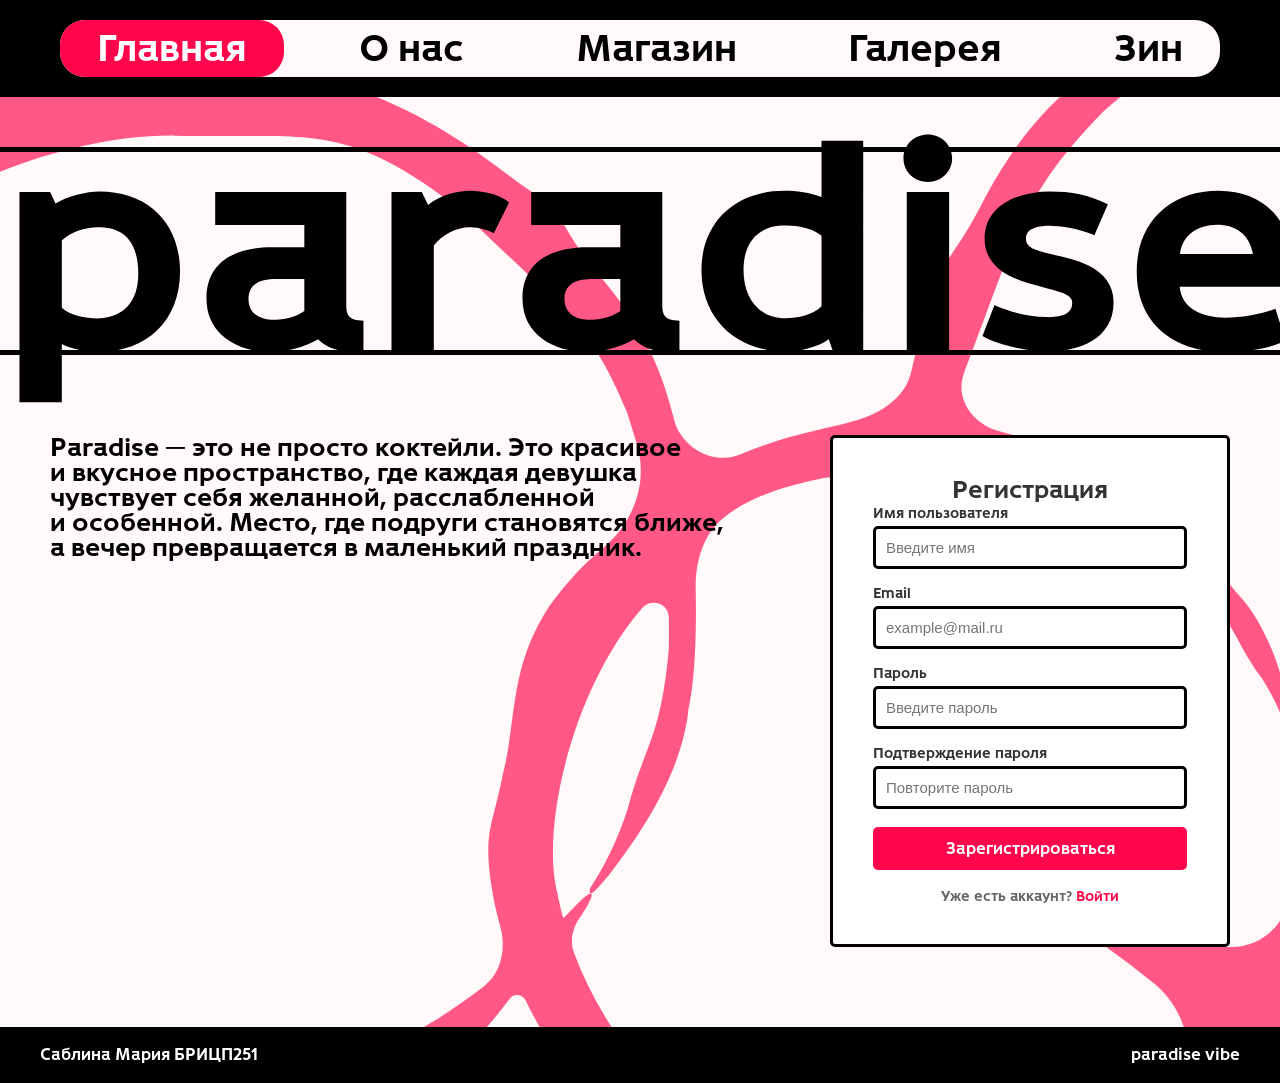
<file: index.html>
<!DOCTYPE html>
<html lang="en">
<head>
    <meta charset="UTF-8">
    <meta name="viewport" content="width=device-width, initial-scale=1.0">
    <title>Paradise</title>
    <link rel="stylesheet" href="styles/style.css"/>
    <script src="scripts/main.js" defer></script>
    <link rel="icon" type="image/png" href="favicon.ico">
</head>
<body>
    <div class="header-nav">
        <div class="navigation" id="mainNav">
            <button class="burger-btn" id="burgerToggle" aria-label="Меню">
                <span></span>
                <span></span>
                <span></span>
            </button>
            <div class="nav-block active">
                <a href="index.html">Главная</a>
            </div>
            <div class="nav-block">
                <a href="info.html">О нас</a>
            </div>
            <div class="nav-block">
                <a href="shop.html">Магазин</a>
            </div>
            <div class="nav-block">
                <a href="gallery.html">Галерея</a>
            </div>
            <div class="nav-block">
                <a href="book.html">Зин</a>
            </div>
        </div>
    </div>
    <div class="hero-section">
        <div class="horizontal-lines hero-title">
            <p class="main-title">paradise</p>
        </div>
        <div class="hero-content">
            <div class="hero-text">Paradise  — это не просто коктейли. Это красивое<br>и вкусное пространство, где каждая девушка чувствует себя желанной, расслабленной<br>и особенной. Место, где подруги становятся ближе,<br> а вечер превращается в маленький праздник.</div>
            <div class="register-box">
                <h2>Регистрация</h2>
                <form>
                    <div class="field">
                        <label>Имя пользователя</label>
                        <input type="text" placeholder="Введите имя">
                    </div>
                    <div class="field">
                        <label>Email</label>
                        <input placeholder="example@mail.ru">
                    </div>
                    <div class="field">
                        <label>Пароль</label>
                        <input type="password" placeholder="Введите пароль">
                    </div>
                    <div class="field">
                        <label>Подтверждение пароля</label>
                        <input type="password" placeholder="Повторите пароль">
                    </div>
                    <a href="error.html">
                        <button class="btn-register">Зарегистрироваться</button>
                    </a>
                </form>
                <div class="login-link">
                    Уже есть аккаунт? <a href="error.html">Войти</a>
                </div>
            </div>
        </div>
    </div>
    <footer class="footer">
        <span>Саблина Мария БРИЦП251</span>
        <span>paradise vibe</span>
    </footer>
</body>
</html>
</file>
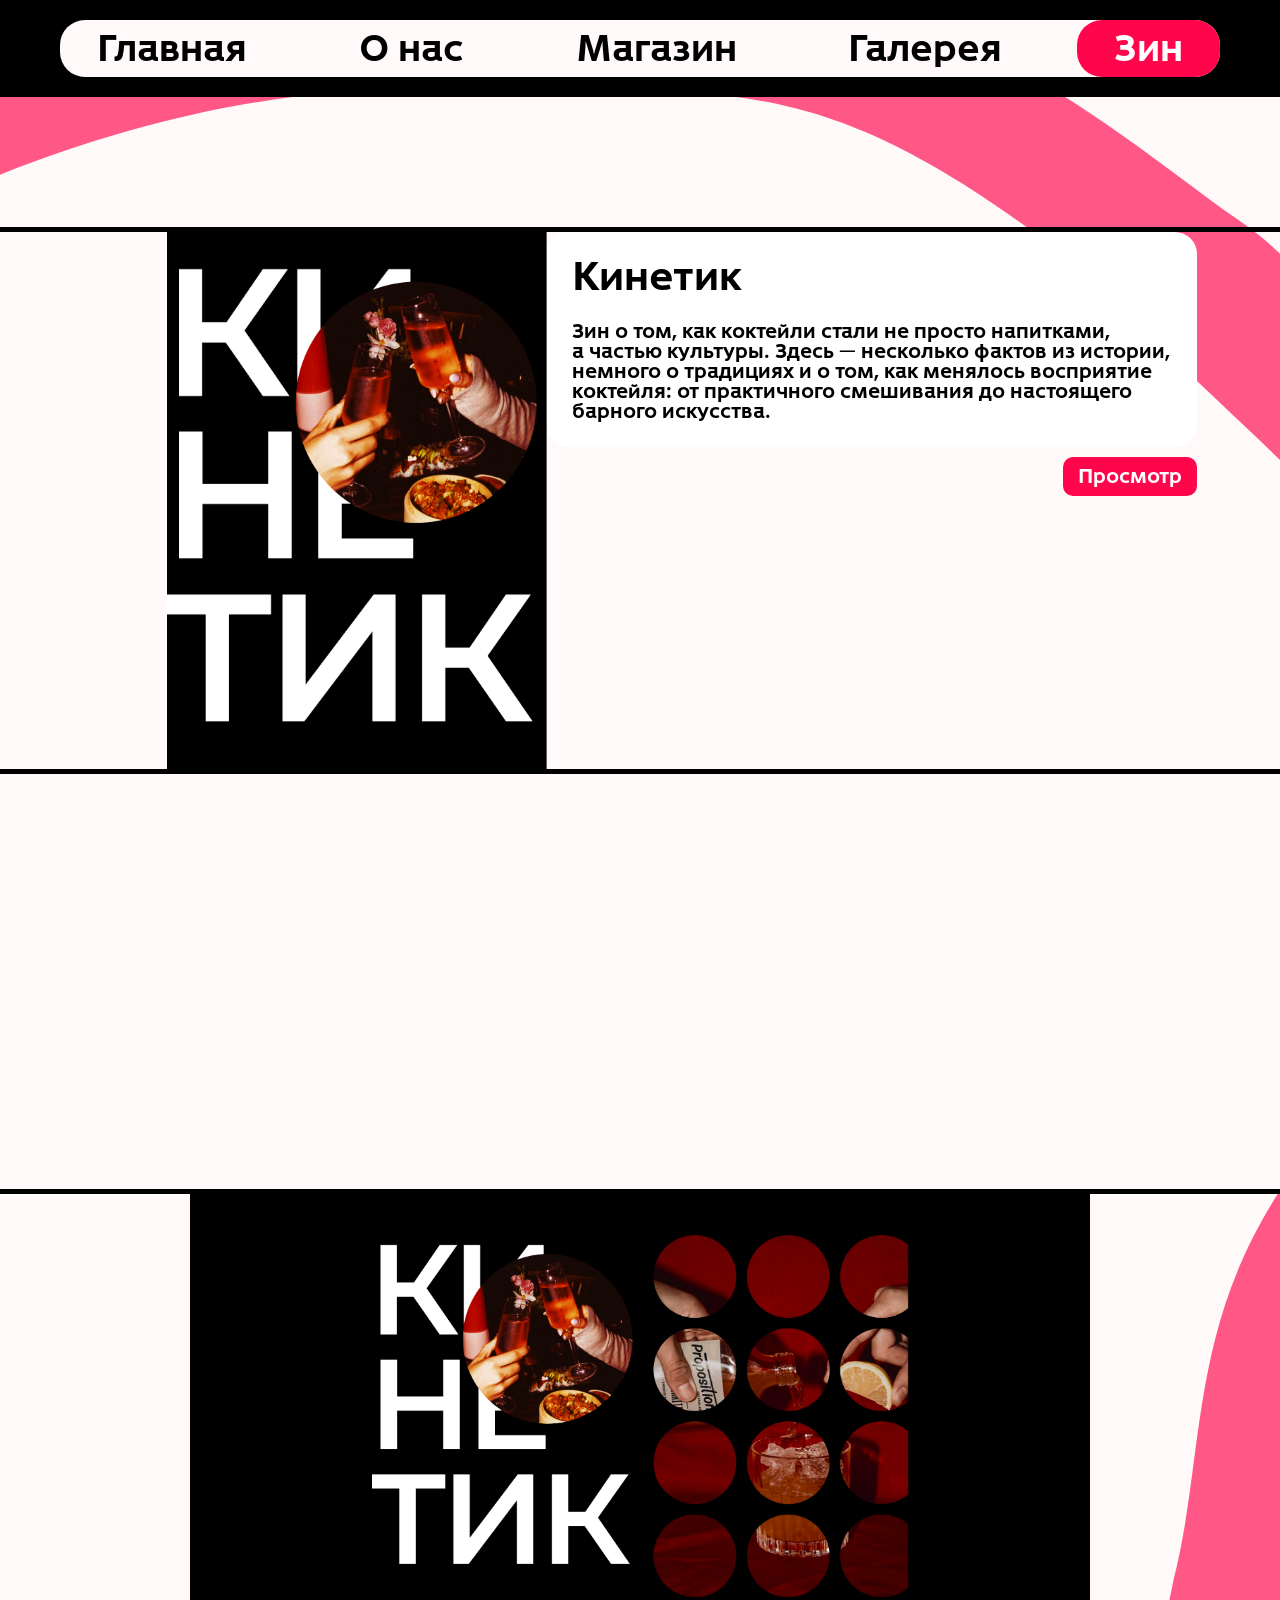
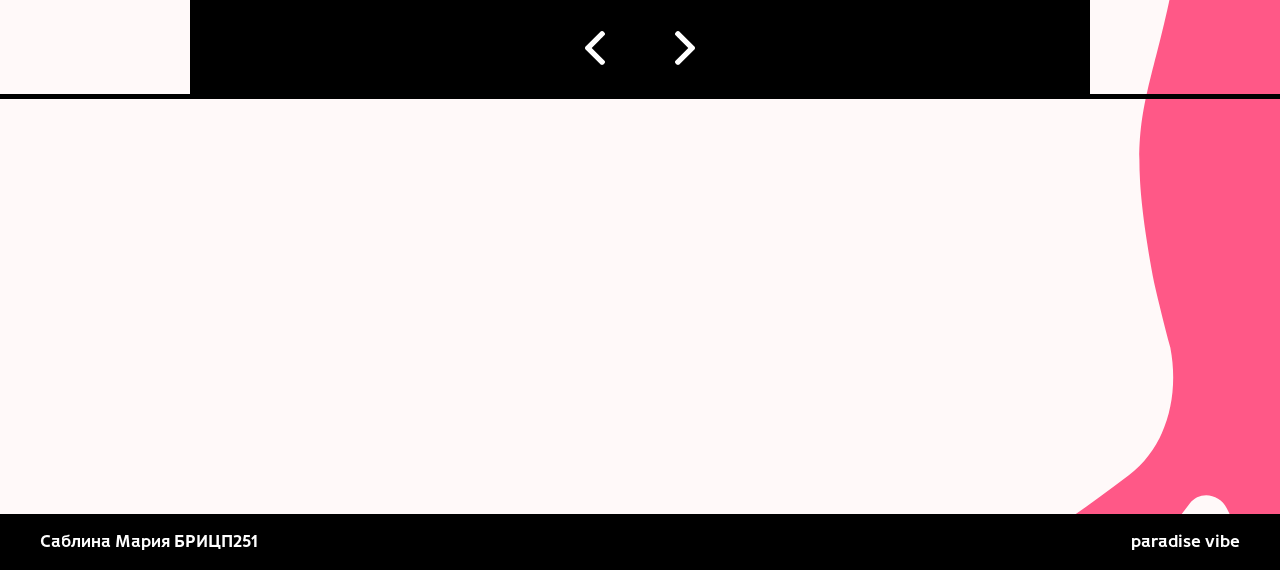
<file: book.html>
<!DOCTYPE html>
<html lang="en">
<head>
    <meta charset="UTF-8">
    <meta name="viewport" content="width=device-width, initial-scale=1.0">
    <title>Зин</title>
    <link rel="stylesheet" href="styles/style.css"/>
    <script src="scripts/main.js" defer></script>
    <link rel="icon" type="image/png" href="favicon.ico">
</head>
<body class="book-page">
    <div class="book-container">
        <div class="header-nav">
            <div class="navigation" id="mainNav">
        <button class="burger-btn" id="burgerToggle" aria-label="Меню">
            <span></span>
            <span></span>
            <span></span>
        </button>
                <div class="nav-block">
                    <a href="index.html">Главная</a>
                </div>
                <div class="nav-block">
                    <a href="info.html">О нас</a>
                </div>
                <div class="nav-block">
                    <a href="shop.html">Магазин</a>
                </div>
                <div class="nav-block">
                    <a href="gallery.html">Галерея</a>
                </div>
                <div class="nav-block active">
                    <a href="book.html">Зин</a>
                </div>
            </div>
        </div>
        
        <div class="book-hero">
            <div class="horizontal-lines book-row">
                <img src="assets/images/book.png" class="book-cover">
                <div class="book-info">
                    <div class="book-description">
                        <h1>Кинетик</h1>
                        <p>Зин о том, как коктейли стали не просто напитками,<br> а частью культуры. Здесь — несколько фактов из истории, немного о традициях и о том, как менялось восприятие коктейля: от практичного смешивания до настоящего барного искусства.</p>
                    </div>
                    <a href="#bottom">
                        <button class="view-btn">Просмотр</button>
                    </a>
                </div>
            </div>
        </div>
        
        <div class="book-viewer">
            <div class="horizontal-lines">
                <div id="bottom" class="viewer-container">
                    <div>
                        <img id="bookImage" src="assets/images/book1.png" class="viewer-image">
                    </div>
                    <div class="viewer-controls">
                        <button id="prevBtn" class="control-btn"><img src="assets/images/left.svg"></button>
                        <button id="nextBtn" class="control-btn"><img src="assets/images/right.svg"></button>
                    </div>
                </div>
            </div>
        </div>
        
        <footer class="footer">
            <span>Саблина Мария БРИЦП251</span>
            <span>paradise vibe</span>
        </footer>
    </div>
</body>
</html>
</file>
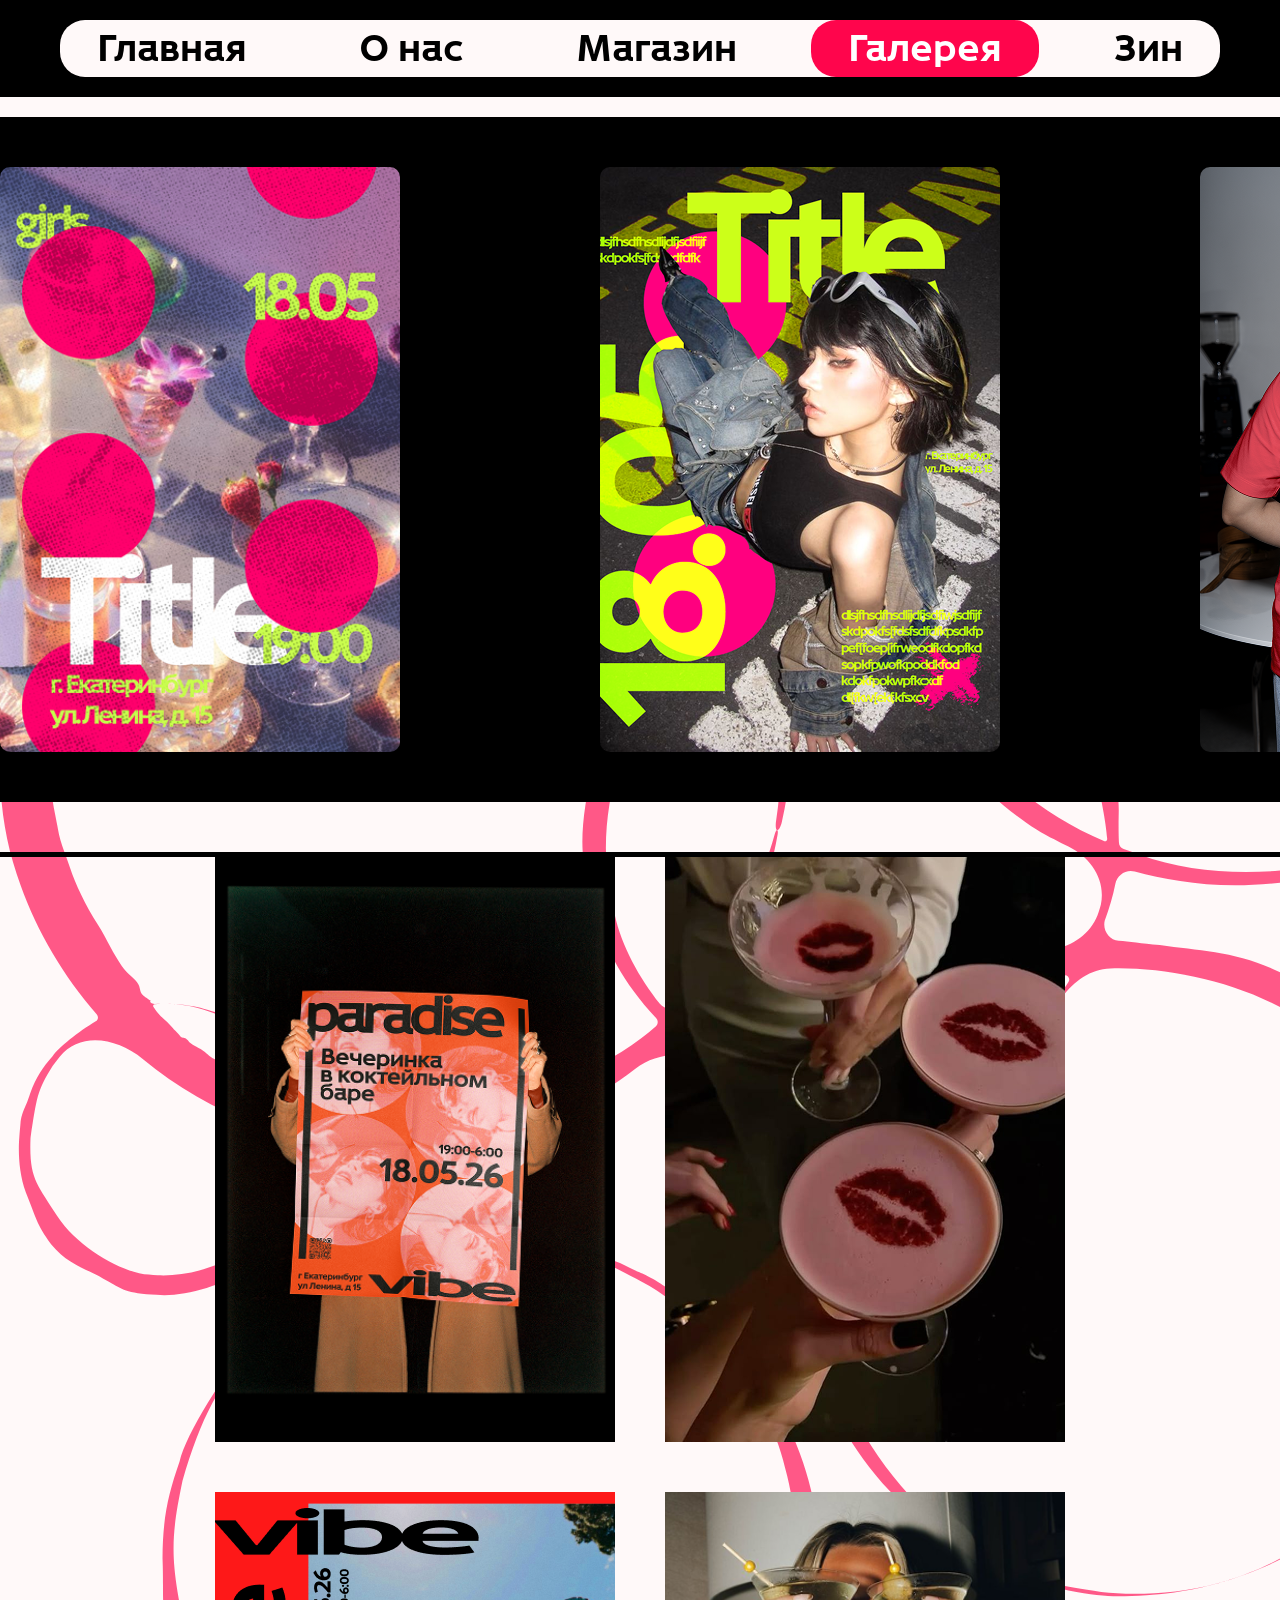
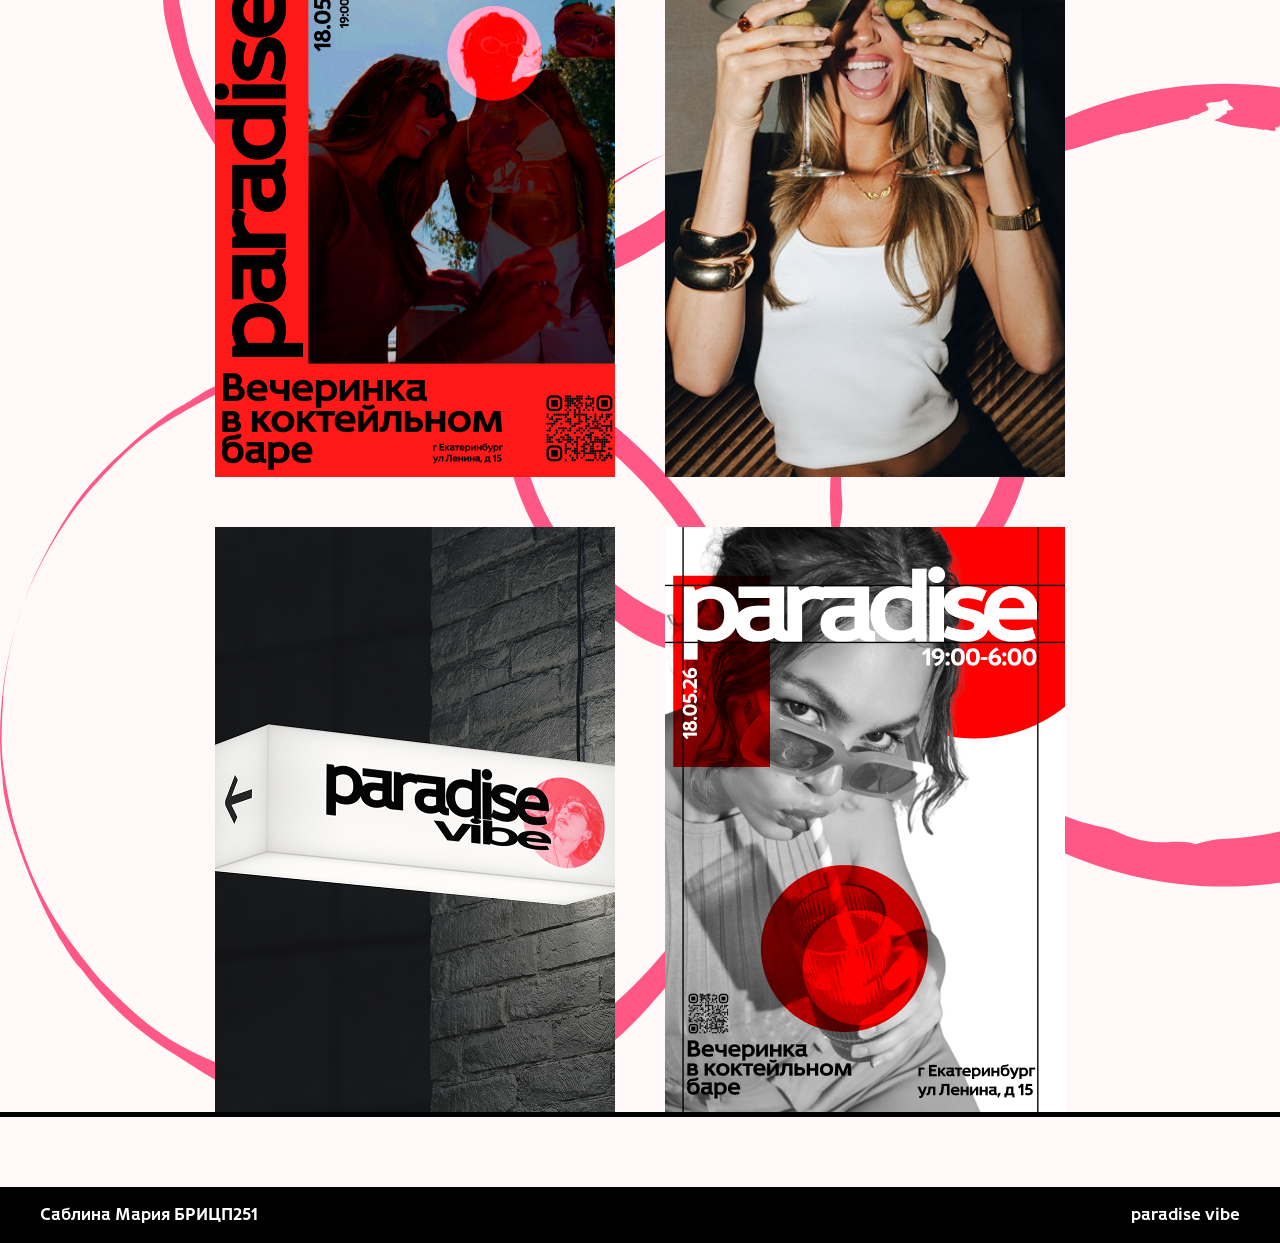
<file: gallery.html>
<!DOCTYPE html>
<html lang="en">
<head>
    <meta charset="UTF-8">
    <meta name="viewport" content="width=device-width, initial-scale=1.0">
    <title>Галерея</title>
    <link rel="stylesheet" href="styles/style.css"/>
    <script src="scripts/main.js" defer></script>
    <link rel="icon" type="image/png" href="favicon.ico">
</head>
<body>
    <div class="header-nav">
        <div class="navigation" id="mainNav">
        <button class="burger-btn" id="burgerToggle" aria-label="Меню">
            <span></span>
            <span></span>
            <span></span>
        </button>
            <div class="nav-block">
                <a href="index.html">Главная</a>
            </div>
            <div class="nav-block">
                <a href="info.html">О нас</a>
            </div>
            <div class="nav-block">
                <a href="shop.html">Магазин</a>
            </div>
            <div class="nav-block active">
                <a href="gallery.html">Галерея</a>
            </div>
            <div class="nav-block">
                <a href="book.html">Зин</a>
            </div>
        </div>
    </div>
    <div class="gallery-page">
        <div class="gallery-hero">
            <div class="container">
                <div class="track">
                    <img src="assets/images/poster1.png" class="image">
                    <img src="assets/images/poster2.png" class="image">
                    <img src="assets/images/img2.png" class="image">
                    <img src="assets/images/poster3.png" class="image">
                    <img src="assets/images/poster4.png" class="image">
                </div>
            </div>
            <div class="gallery horizontal-lines">
                <div class="gallery-item">
                    <img src="assets/images/img5.png">
                </div>
                <div class="gallery-item">
                    <img src="assets/images/img4.png">
                </div>
                <div class="gallery-item">
                    <img src="assets/images/poster5.png">
                </div>
                <div class="gallery-item">
                    <img src="assets/images/img6.png">
                </div>
                <div class="gallery-item">
                    <img src="assets/images/img3.png">
                </div>
                <div class="gallery-item">
                    <img src="assets/images/poster3.png">
                </div>
            </div>
        </div>
        <footer class="footer">
            <span>Саблина Мария БРИЦП251</span>
            <span>paradise vibe</span>
        </footer>
    </div>
</body>
</html>
</file>
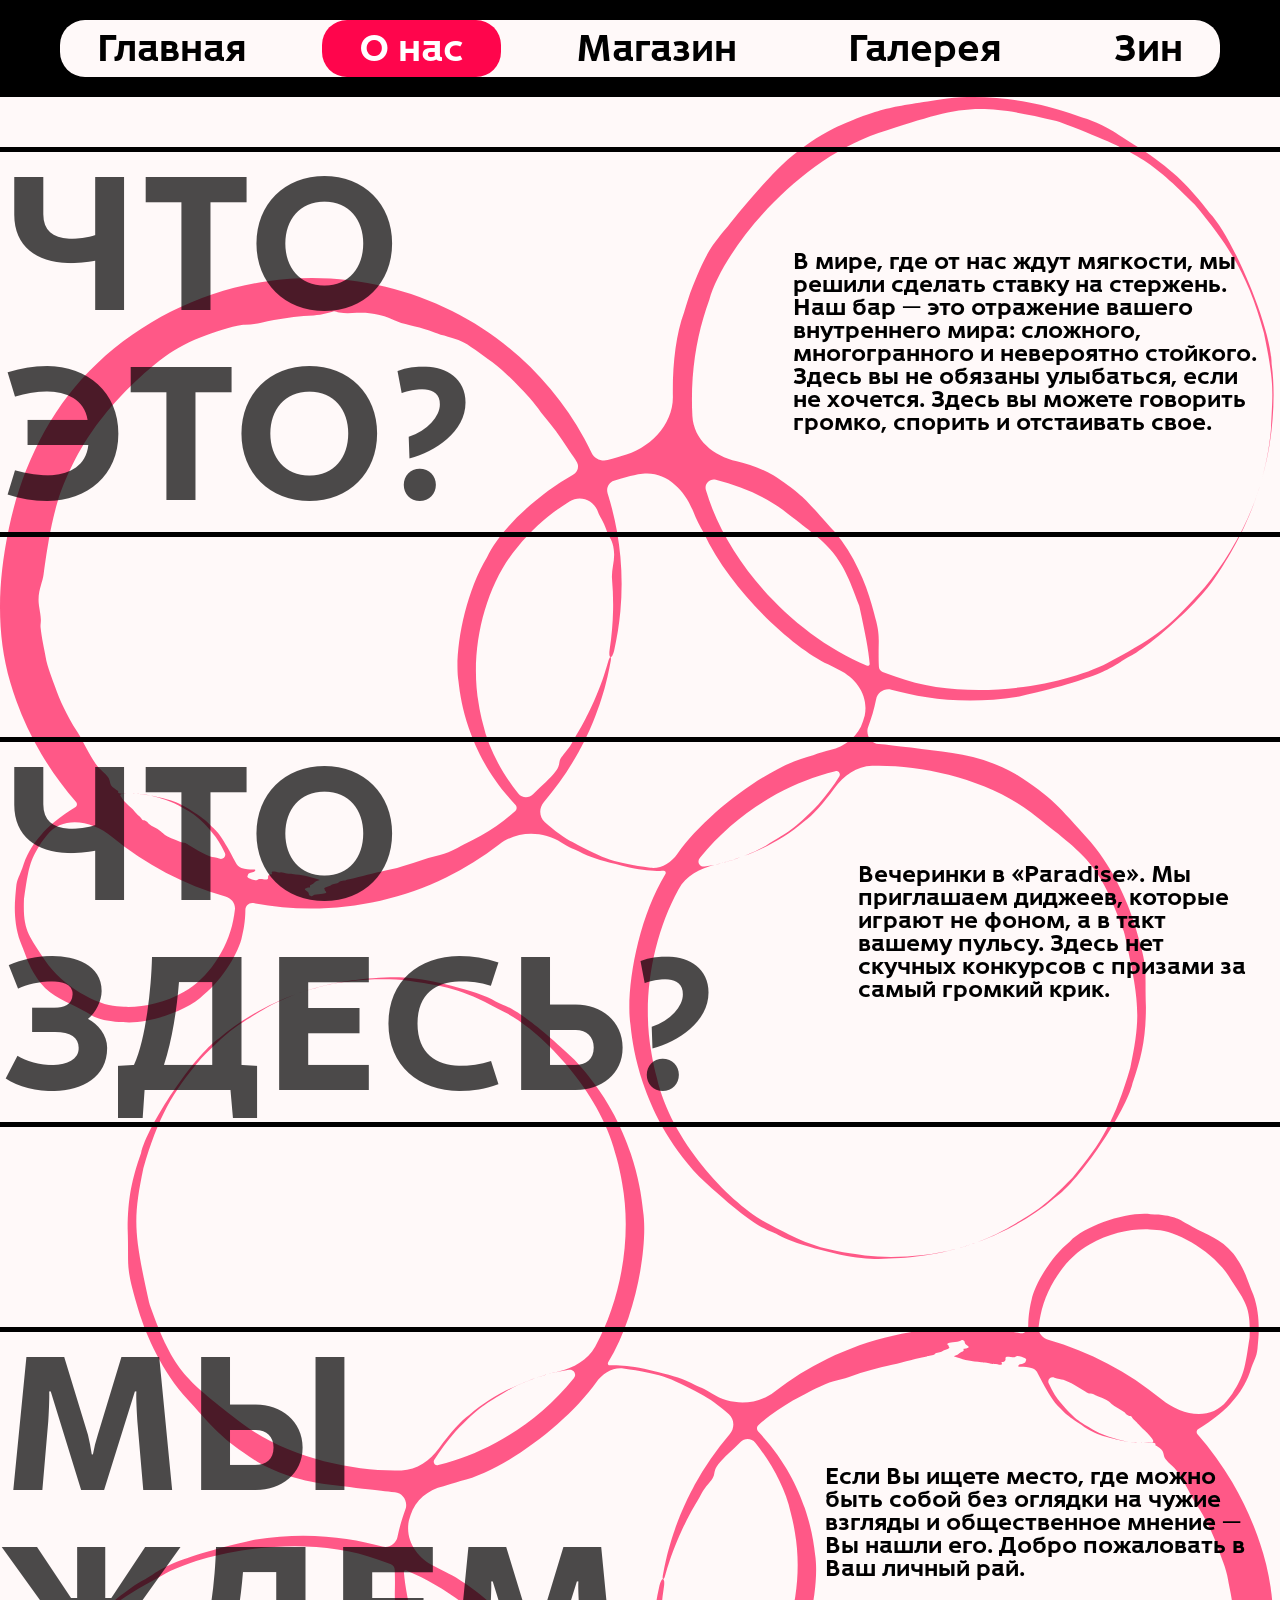
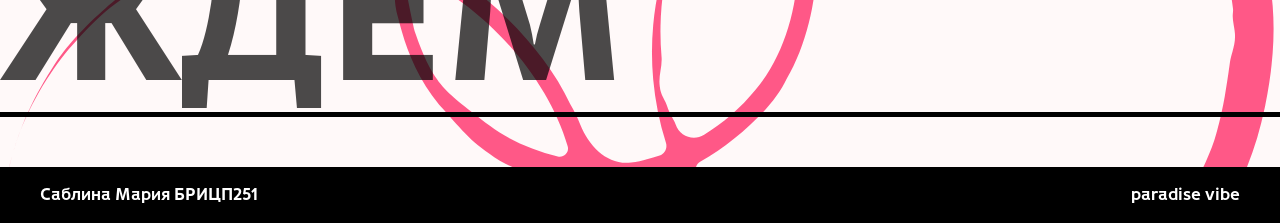
<file: info.html>
<!DOCTYPE html>
<html lang="en">
<head>
    <meta charset="UTF-8">
    <meta name="viewport" content="width=device-width, initial-scale=1.0">
    <title>О нас</title>
    <link rel="stylesheet" href="styles/style.css"/>
    <script src="scripts/main.js" defer></script>
    <link rel="icon" type="image/png" href="favicon.ico">
</head>
<body>
    <div class="header-nav">
            <div class="navigation" id="mainNav">
        <button class="burger-btn" id="burgerToggle" aria-label="Меню">
            <span></span>
            <span></span>
            <span></span>
        </button>
            <div class="nav-block">
                <a href="index.html">Главная</a>
            </div>
            <div class="nav-block active">
                <a href="info.html">О нас</a>
            </div>
            <div class="nav-block">
                <a href="shop.html">Магазин</a>
            </div>
            <div class="nav-block">
                <a href="gallery.html">Галерея</a>
            </div>
            <div class="nav-block">
                <a href="book.html">Зин</a>
            </div>
        </div>
    </div>
    <div class="info-section">
        <div class="horizontal-lines info-row">
            <div class="info-title">ЧТО ЭТО?</div>
            <div class="info-text">В мире, где от нас ждут мягкости, мы решили сделать ставку на стержень. Наш бар — это отражение вашего внутреннего мира: сложного, многогранного и невероятно стойкого. Здесь вы не обязаны улыбаться, если не хочется. Здесь вы можете говорить громко, спорить и отстаивать свое.</div>
        </div>
        <div class="horizontal-lines info-row">
            <div class="info-title">ЧТО ЗДЕСЬ?</div>
            <div class="info-text">Вечеринки в «Paradise». Мы приглашаем диджеев, которые играют не фоном, а в такт вашему пульсу. Здесь нет скучных конкурсов с призами за самый громкий крик.</div>
        </div>
        <div class="horizontal-lines info-row">
            <div class="info-title">МЫ ЖДЕМ</div>
            <div class="info-text">Если Вы ищете место, где можно быть собой без оглядки на чужие взгляды и общественное мнение — Вы нашли его. Добро пожаловать в Ваш личный рай.</div>
        </div>
    </div>
    <footer class="footer">
        <span>Саблина Мария БРИЦП251</span>
        <span>paradise vibe</span>
    </footer>
</body>
</html>
</file>
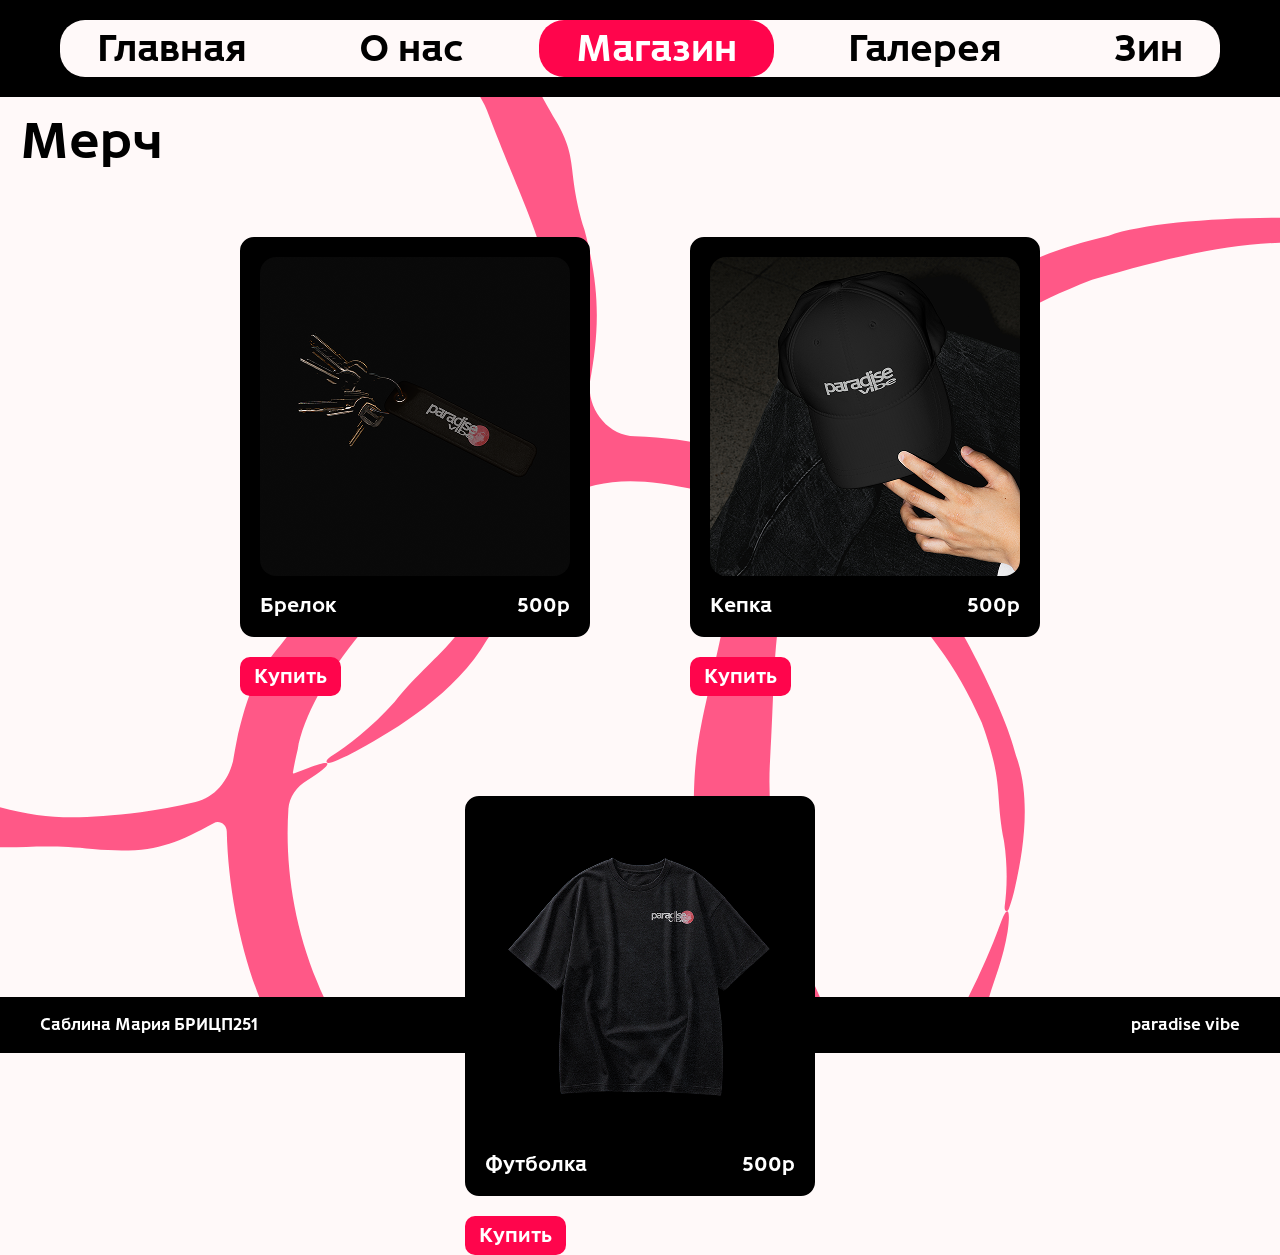
<file: shop.html>
<!DOCTYPE html>
<html lang="en">
<head>
    <meta charset="UTF-8">
    <meta name="viewport" content="width=device-width, initial-scale=1.0">
    <title>Магазин</title>
    <link rel="stylesheet" href="styles/style.css"/>
    <script src="scripts/main.js" defer></script>
    <link rel="icon" type="image/png" href="favicon.ico">
</head>
<body>
    <div class="header-nav">
        <div class="navigation" id="mainNav">
        <button class="burger-btn" id="burgerToggle" aria-label="Меню">
            <span></span>
            <span></span>
            <span></span>
        </button>
            <div class="nav-block">
                <a href="index.html">Главная</a>
            </div>
            <div class="nav-block">
                <a href="info.html">О нас</a>
            </div>
            <div class="nav-block active">
                <a href="shop.html">Магазин</a>
            </div>
            <div class="nav-block">
                <a href="gallery.html">Галерея</a>
            </div>
            <div class="nav-block">
                <a href="book.html">Зин</a>
            </div>
        </div>
    </div>
    <div class="shop-page">
        <h1 class="shop-title">Мерч</h1>
        <div class="shop-grid">
            <div class="shop-item">
                <div class="card">
                    <img src="assets/images/item1.png">
                    <div class="card-info"><p>Брелок</p><p>500p</p></div>
                </div>
                <a href="error.html">
                    <button class="buy">Купить</button>
                </a>
            </div>
            <div class="shop-item">
                <div class="card">
                    <img src="assets/images/item2.png">
                    <div class="card-info"><p>Кепка</p><p>500p</p></div>
                </div>
                <a href="error.html">
                    <button class="buy">Купить</button>
                </a>
            </div>
            <div class="shop-item">
                <div class="card">
                    <img src="assets/images/item3.png">
                    <div class="card-info"><p>Футболка</p><p>500p</p></div>
                </div>
                <a href="error.html">
                    <button class="buy">Купить</button>
                </a>
            </div>
        </div>
    </div>
    <footer class="footer">
        <span>Саблина Мария БРИЦП251</span>
        <span>paradise vibe</span>
    </footer>
</body>
</html>
</file>
<file: styles/style.css>
@import url("reset.css");
@import url("fonts.css");
@import url("base.css");
@import url("animations.css");
@import url("adaptive.css");
</file>
